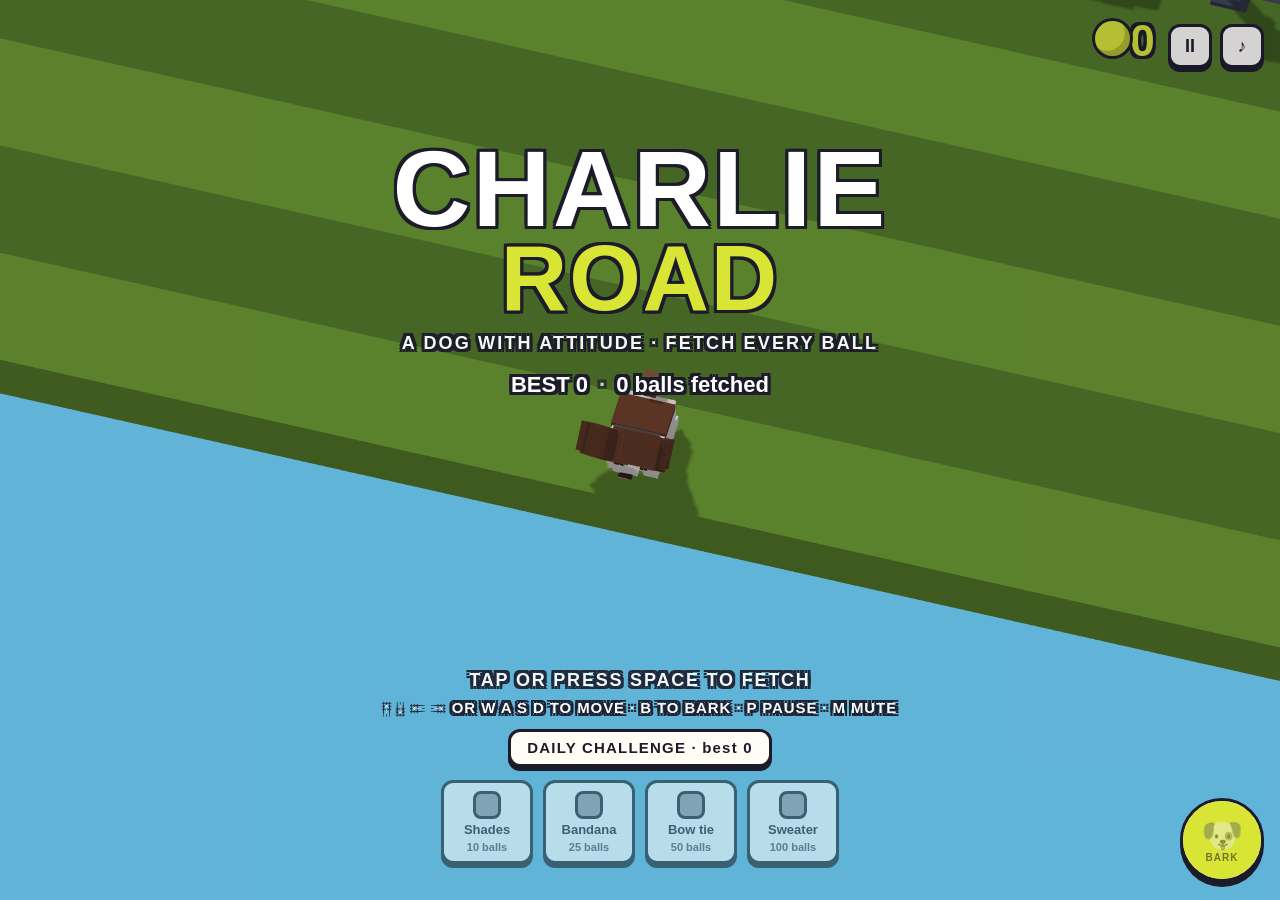
<file: index.html>
<!DOCTYPE html>
<html lang="en">
<head>
  <meta charset="UTF-8">
  <meta name="viewport" content="width=device-width, initial-scale=1.0, viewport-fit=cover, user-scalable=no">
  <meta name="theme-color" content="#72d8ff">
  <title>Charlie Road</title>
  <link rel="stylesheet" href="./styles.css">
  <script type="importmap">
    { "imports": { "three": "./vendor/three.module.js" } }
  </script>
</head>
<body>
  <canvas id="game"></canvas>
  <div id="ui"></div>
  <script type="module" src="./src/main.js"></script>
</body>
</html>
</file>
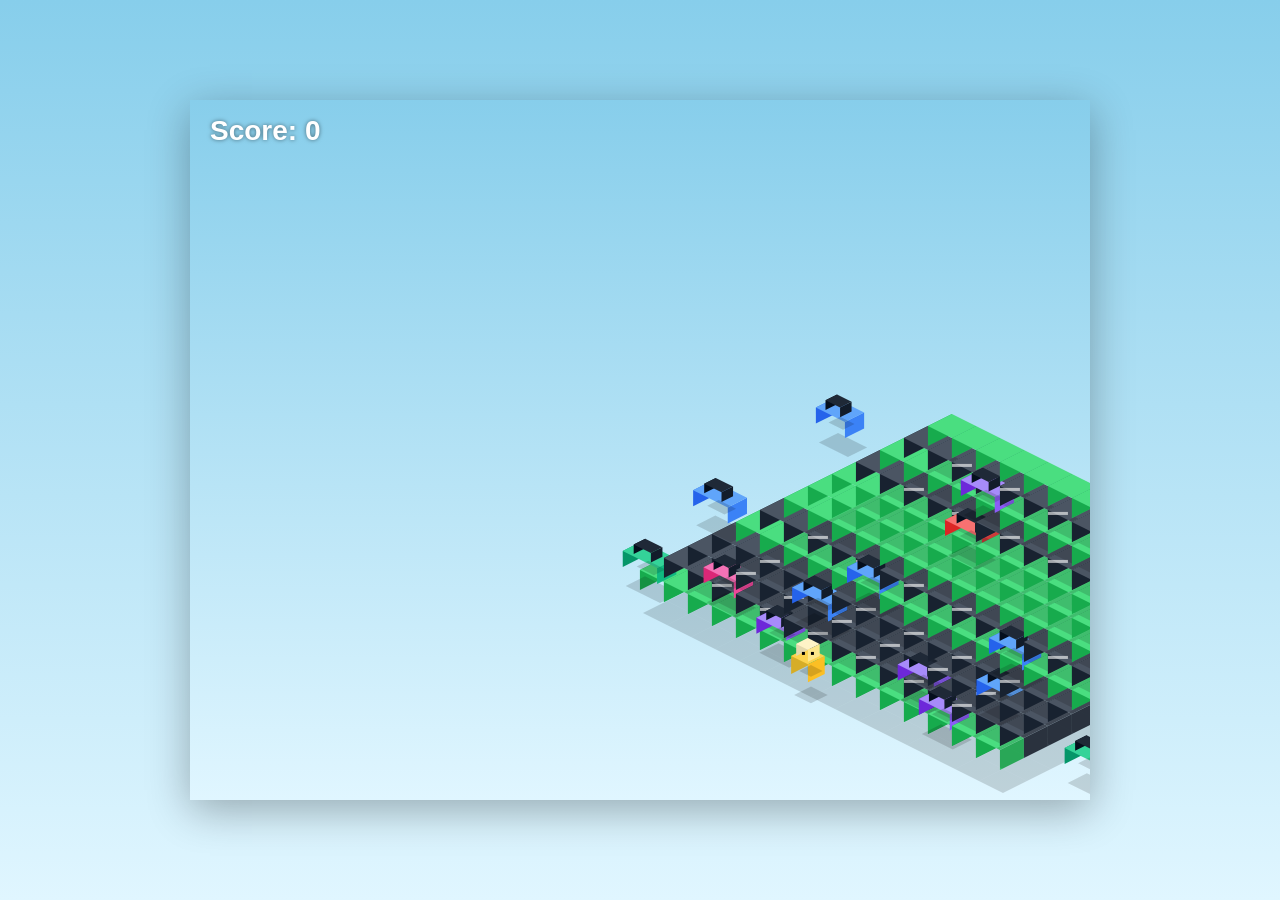
<file: v1/index.html>
<!DOCTYPE html>
<html lang="en">
<head>
  <meta charset="UTF-8">
  <meta name="viewport" content="width=device-width, initial-scale=1.0">
  <title>Crossy Road</title>
  <style>
    body {
      margin: 0;
      padding: 0;
      background: linear-gradient(to bottom, #87CEEB 0%, #E0F6FF 100%);
      display: flex;
      justify-content: center;
      align-items: center;
      min-height: 100vh;
      font-family: Arial, sans-serif;
      overflow: hidden;
    }
    canvas {
      box-shadow: 0 10px 40px rgba(0,0,0,0.3);
      display: block;
    }
  </style>
</head>
<body>
  <canvas id="game"></canvas>
  
  <script>
    // ========== Constants ==========
    const COLS = 15;
    const TILE_W = 48;
    const TILE_H = 24;
    const TILE_DEPTH = 20;
    const CANVAS_W = 900;
    const CANVAS_H = 700;
    const PLAYER_START_COL = Math.floor(COLS / 2);
    const LOOKAHEAD = 12;
    
    // Isometric projection
    function isoX(col, row) {
      return (col + row) * TILE_W / 2;
    }
    
    function isoY(col, row) {
      return (col - row) * TILE_H / 2;
    }

    // Vehicle colors
    const VEHICLE_COLORS = [
      { body: '#8B5CF6', dark: '#6D28D9', light: '#A78BFA', window: '#1F2937' },
      { body: '#10B981', dark: '#059669', light: '#34D399', window: '#1F2937' },
      { body: '#F59E0B', dark: '#D97706', light: '#FBBF24', window: '#1F2937' },
      { body: '#EF4444', dark: '#DC2626', light: '#F87171', window: '#1F2937' },
      { body: '#3B82F6', dark: '#2563EB', light: '#60A5FA', window: '#1F2937' },
      { body: '#EC4899', dark: '#DB2777', light: '#F472B6', window: '#1F2937' }
    ];

    // ========== State ==========
    const state = {
      playerCol: PLAYER_START_COL,
      playerRow: 0,
      maxRow: 0,
      score: 0,
      rows: [],
      lastTime: 0,
      gameOver: false,
      pendingMove: null,
      cameraX: 0,
      cameraY: 0
    };

    // ========== Canvas Setup ==========
    const canvas = document.getElementById('game');
    const ctx = canvas.getContext('2d');
    canvas.width = CANVAS_W;
    canvas.height = CANVAS_H;

    // ========== World Generation ==========
    function generateRow(rowIndex) {
      if (rowIndex === 0) {
        state.rows.push({
          type: 'safe',
          baseColor: '#4ADE80'
        });
        return;
      }

      let trafficCount = 0;
      for (let i = state.rows.length - 1; i >= 0; i--) {
        if (state.rows[i].type === 'traffic') {
          trafficCount++;
        } else {
          break;
        }
      }

      const forceSafe = trafficCount >= 3;
      const isTraffic = forceSafe ? false : Math.random() < 0.5;

      if (isTraffic) {
        const direction = Math.random() < 0.5 ? 1 : -1;
        const speed = 1 + Math.random() * 2;
        const vehicles = [];

        const minGap = 4;
        let col = Math.random() * minGap - 2;
        while (col < COLS + 4) {
          const colorScheme = VEHICLE_COLORS[Math.floor(Math.random() * VEHICLE_COLORS.length)];
          const size = 1.2 + Math.random() * 0.4;
          vehicles.push({ col, size, colors: colorScheme });
          col += size + minGap + Math.random() * 3;
        }

        state.rows.push({
          type: 'traffic',
          baseColor: '#4B5563',
          direction,
          speed,
          vehicles
        });
      } else {
        state.rows.push({
          type: 'safe',
          baseColor: '#4ADE80'
        });
      }
    }

    function ensureRowsAhead() {
      const target = state.playerRow + LOOKAHEAD;
      while (state.rows.length <= target) {
        generateRow(state.rows.length);
      }
    }

    // ========== Input Handling ==========
    const KEYS = {
      ArrowUp: { dr: 1, dc: 0 }, w: { dr: 1, dc: 0 }, W: { dr: 1, dc: 0 },
      ArrowDown: { dr: -1, dc: 0 }, s: { dr: -1, dc: 0 }, S: { dr: -1, dc: 0 },
      ArrowLeft: { dr: 0, dc: -1 }, a: { dr: 0, dc: -1 }, A: { dr: 0, dc: -1 },
      ArrowRight: { dr: 0, dc: 1 }, d: { dr: 0, dc: 1 }, D: { dr: 0, dc: 1 }
    };

    document.addEventListener('keydown', e => {
      if (state.gameOver && (e.key === 'r' || e.key === 'R' || e.key === 'Enter')) {
        resetGame();
        return;
      }
      
      if (KEYS[e.key]) {
        e.preventDefault();
        if (!state.gameOver) {
          state.pendingMove = KEYS[e.key];
        }
      }
    });

    canvas.addEventListener('click', () => {
      if (state.gameOver) resetGame();
    });

    // ========== Player Movement ==========
    function handleInput() {
      if (state.gameOver || !state.pendingMove) return;
      
      const { dr, dc } = state.pendingMove;
      state.pendingMove = null;

      const newRow = state.playerRow + dr;
      const newCol = state.playerCol + dc;

      if (newCol < 0 || newCol >= COLS) return;
      if (newRow < 0) return;

      state.playerRow = newRow;
      state.playerCol = newCol;
      updateScore();
    }

    function updateScore() {
      if (state.playerRow > state.maxRow) {
        state.maxRow = state.playerRow;
        state.score = state.maxRow;
      }
    }

    // ========== Vehicle Movement ==========
    function moveVehicles(dt) {
      const dtSec = dt / 1000;
      for (const row of state.rows) {
        if (row.type !== 'traffic') continue;
        const dcol = row.direction * row.speed * dtSec;
        for (const v of row.vehicles) {
          v.col += dcol;
          const wrapWidth = COLS + 8;
          if (v.col > COLS + 4) v.col -= wrapWidth;
          if (v.col < -4) v.col += wrapWidth;
        }
      }
    }

    // ========== Collision Detection ==========
    function checkCollision() {
      const row = state.rows[state.playerRow];
      if (!row || row.type === 'safe') return;

      for (const v of row.vehicles) {
        const dist = Math.abs(v.col - state.playerCol);
        if (dist < v.size * 0.6) {
          state.gameOver = true;
          return;
        }
      }
    }

    // ========== Isometric Rendering ==========
    
    function drawIsoCube(col, row, width, depth, height, topColor, leftColor, rightColor, screenX, screenY) {
      const x = isoX(col, row) + screenX;
      const y = screenY + isoY(col, row);
      
      const x2 = isoX(col + width, row) + screenX;
      const y2 = screenY + isoY(col + width, row);
      
      const x3 = isoX(col + width, row + depth) + screenX;
      const y3 = screenY + isoY(col + width, row + depth);
      
      const x4 = isoX(col, row + depth) + screenX;
      const y4 = screenY + isoY(col, row + depth);
      
      // Shadow
      ctx.fillStyle = 'rgba(0, 0, 0, 0.15)';
      ctx.beginPath();
      ctx.moveTo(x + 3, y + height + 3);
      ctx.lineTo(x2 + 3, y2 + height + 3);
      ctx.lineTo(x3 + 3, y3 + height + 3);
      ctx.lineTo(x4 + 3, y4 + height + 3);
      ctx.closePath();
      ctx.fill();
      
      // Left face
      ctx.fillStyle = leftColor;
      ctx.beginPath();
      ctx.moveTo(x, y);
      ctx.lineTo(x4, y4);
      ctx.lineTo(x4, y4 - height);
      ctx.lineTo(x, y - height);
      ctx.closePath();
      ctx.fill();
      
      // Right face
      ctx.fillStyle = rightColor;
      ctx.beginPath();
      ctx.moveTo(x2, y2);
      ctx.lineTo(x3, y3);
      ctx.lineTo(x3, y3 - height);
      ctx.lineTo(x2, y2 - height);
      ctx.closePath();
      ctx.fill();
      
      // Top face
      ctx.fillStyle = topColor;
      ctx.beginPath();
      ctx.moveTo(x, y - height);
      ctx.lineTo(x2, y2 - height);
      ctx.lineTo(x3, y3 - height);
      ctx.lineTo(x4, y4 - height);
      ctx.closePath();
      ctx.fill();
    }

    function darken(color, percent) {
      const num = parseInt(color.replace('#', ''), 16);
      const amt = Math.round(2.55 * percent);
      const R = Math.max(0, (num >> 16) - amt);
      const G = Math.max(0, ((num >> 8) & 0x00FF) - amt);
      const B = Math.max(0, (num & 0x0000FF) - amt);
      return '#' + (0x1000000 + R * 0x10000 + G * 0x100 + B).toString(16).slice(1);
    }

    function drawVehicleIso(col, row, size, colors, screenX, screenY) {
      const width = size;
      const depth = 0.8;
      const height = TILE_DEPTH * 0.8;
      
      // Main body
      drawIsoCube(col, row - depth/2, width, depth, height, 
                  colors.light, colors.dark, colors.body, screenX, screenY);
      
      // Cabin/windows
      const cabinW = size * 0.5;
      const cabinCol = col + size * 0.25;
      const cabinHeight = height * 0.6;
      drawIsoCube(cabinCol, row - depth/2 + 0.1, cabinW, depth * 0.6, cabinHeight,
                  colors.window, darken(colors.window, 10), darken(colors.window, 5), 
                  screenX, screenY - height);
    }

    function drawPlayerIso(col, row, screenX, screenY) {
      const size = 0.7;
      const bodyH = TILE_DEPTH * 0.9;
      const headH = TILE_DEPTH * 0.6;
      
      // Body
      drawIsoCube(col - size/2, row - size/2, size, size, bodyH,
                  '#FCD34D', darken('#FCD34D', 15), '#FBBF24', screenX, screenY);
      
      // Head
      const headSize = size * 0.7;
      const headCol = col - headSize/2;
      drawIsoCube(headCol, row - headSize/2, headSize, headSize, headH,
                  '#FEF3C7', darken('#FEF3C7', 10), '#FDE68A', screenX, screenY - bodyH);
      
      // Eyes
      const eyeX = isoX(col, row) + screenX;
      const eyeY = screenY + isoY(col, row) - bodyH - headH + 8;
      ctx.fillStyle = '#000000';
      ctx.fillRect(eyeX - 6, eyeY, 3, 3);
      ctx.fillRect(eyeX + 3, eyeY, 3, 3);
    }

    function draw() {
      // Sky gradient
      const gradient = ctx.createLinearGradient(0, 0, 0, CANVAS_H);
      gradient.addColorStop(0, '#87CEEB');
      gradient.addColorStop(1, '#E0F6FF');
      ctx.fillStyle = gradient;
      ctx.fillRect(0, 0, CANVAS_W, CANVAS_H);
      
      // Camera centers on player - adjusted to properly center both X and Y
      const centerCol = PLAYER_START_COL;  // Center column for the board
      const centerRow = 0;  // Center row reference
      
      const targetCameraX = CANVAS_W / 2 - isoX(state.playerCol, state.playerRow) + isoX(centerCol, centerRow);
      const targetCameraY = CANVAS_H * 0.7 - isoY(state.playerCol, state.playerRow) + isoY(centerCol, centerRow);
      
      state.cameraX += (targetCameraX - state.cameraX) * 0.15;
      state.cameraY += (targetCameraY - state.cameraY) * 0.15;
      
      // Collect all drawable objects - FIX: proper depth sorting
      const drawables = [];
      
      // Add rows and their contents
      for (let r = 0; r < state.rows.length; r++) {
        const row = state.rows[r];
        
        // Each tile in the row
        for (let c = 0; c < COLS; c++) {
          const baseColor = row.baseColor;
          // Sort key: col + row gives proper back-to-front order
          const sortKey = c + r;
          
          drawables.push({
            sortKey,
            draw: () => {
              drawIsoCube(c, r, 1, 1, TILE_DEPTH,
                         baseColor, darken(baseColor, 20), darken(baseColor, 10),
                         state.cameraX, state.cameraY);
            }
          });
        }
        
        // Road markings (draw after row tiles)
        if (row.type === 'traffic') {
          for (let c = 2; c < COLS - 2; c += 2) {
            const sortKey = c + r + 0.1;  // Slightly after the tile
            drawables.push({
              sortKey,
              draw: () => {
                ctx.fillStyle = 'rgba(255, 255, 255, 0.6)';
                const x = isoX(c, r) + state.cameraX;
                const y = state.cameraY + isoY(c, r) - TILE_DEPTH + 2;
                ctx.fillRect(x, y, 20, 3);
              }
            });
          }
        }
        
        // Add vehicles from this row
        if (row.type === 'traffic') {
          for (const v of row.vehicles) {
            const sortKey = v.col + r + 0.5;  // Vehicles sort by their position
            drawables.push({
              sortKey,
              draw: () => drawVehicleIso(v.col, r, v.size, v.colors, state.cameraX, state.cameraY)
            });
          }
        }
      }
      
      // Add player
      const playerSortKey = state.playerCol + state.playerRow + 0.5;
      drawables.push({
        sortKey: playerSortKey,
        draw: () => drawPlayerIso(state.playerCol, state.playerRow, state.cameraX, state.cameraY)
      });
      
      // Sort back to front and draw
      drawables.sort((a, b) => a.sortKey - b.sortKey);
      for (const obj of drawables) {
        obj.draw();
      }
      
      // HUD
      ctx.shadowColor = 'rgba(0, 0, 0, 0.5)';
      ctx.shadowBlur = 4;
      ctx.fillStyle = '#FFFFFF';
      ctx.font = 'bold 28px Arial';
      ctx.fillText(`Score: ${state.score}`, 20, 40);
      ctx.shadowBlur = 0;

      if (state.gameOver) {
        drawGameOverOverlay();
      }
    }

    function drawGameOverOverlay() {
      ctx.fillStyle = 'rgba(0, 0, 0, 0.75)';
      ctx.fillRect(0, 0, CANVAS_W, CANVAS_H);

      ctx.shadowColor = 'rgba(0, 0, 0, 0.8)';
      ctx.shadowBlur = 10;
      ctx.fillStyle = '#FFFFFF';
      ctx.font = 'bold 64px Arial';
      ctx.textAlign = 'center';
      ctx.fillText('GAME OVER', CANVAS_W / 2, CANVAS_H / 2 - 50);

      ctx.font = 'bold 42px Arial';
      ctx.fillStyle = '#FCD34D';
      ctx.fillText(`Score: ${state.score}`, CANVAS_W / 2, CANVAS_H / 2 + 20);

      ctx.font = '24px Arial';
      ctx.fillStyle = '#FFFFFF';
      ctx.fillText('Press R or Click to Restart', CANVAS_W / 2, CANVAS_H / 2 + 80);

      ctx.shadowBlur = 0;
      ctx.textAlign = 'left';
    }

    // ========== Reset ==========
    function resetGame() {
      state.playerCol = PLAYER_START_COL;
      state.playerRow = 0;
      state.maxRow = 0;
      state.score = 0;
      state.rows = [];
      state.lastTime = 0;
      state.gameOver = false;
      state.pendingMove = null;
      state.cameraX = 0;
      state.cameraY = 0;
      ensureRowsAhead();
    }

    // ========== Game Loop ==========
    function tick(timestamp) {
      let dt = timestamp - state.lastTime;
      if (dt > 100) dt = 100;
      state.lastTime = timestamp;

      ensureRowsAhead();
      handleInput();
      
      if (!state.gameOver) {
        moveVehicles(dt);
        checkCollision();
      }
      
      draw();
      requestAnimationFrame(tick);
    }

    // ========== Initialization ==========
    ensureRowsAhead();
    requestAnimationFrame(tick);
  </script>
</body>
</html>
</file>
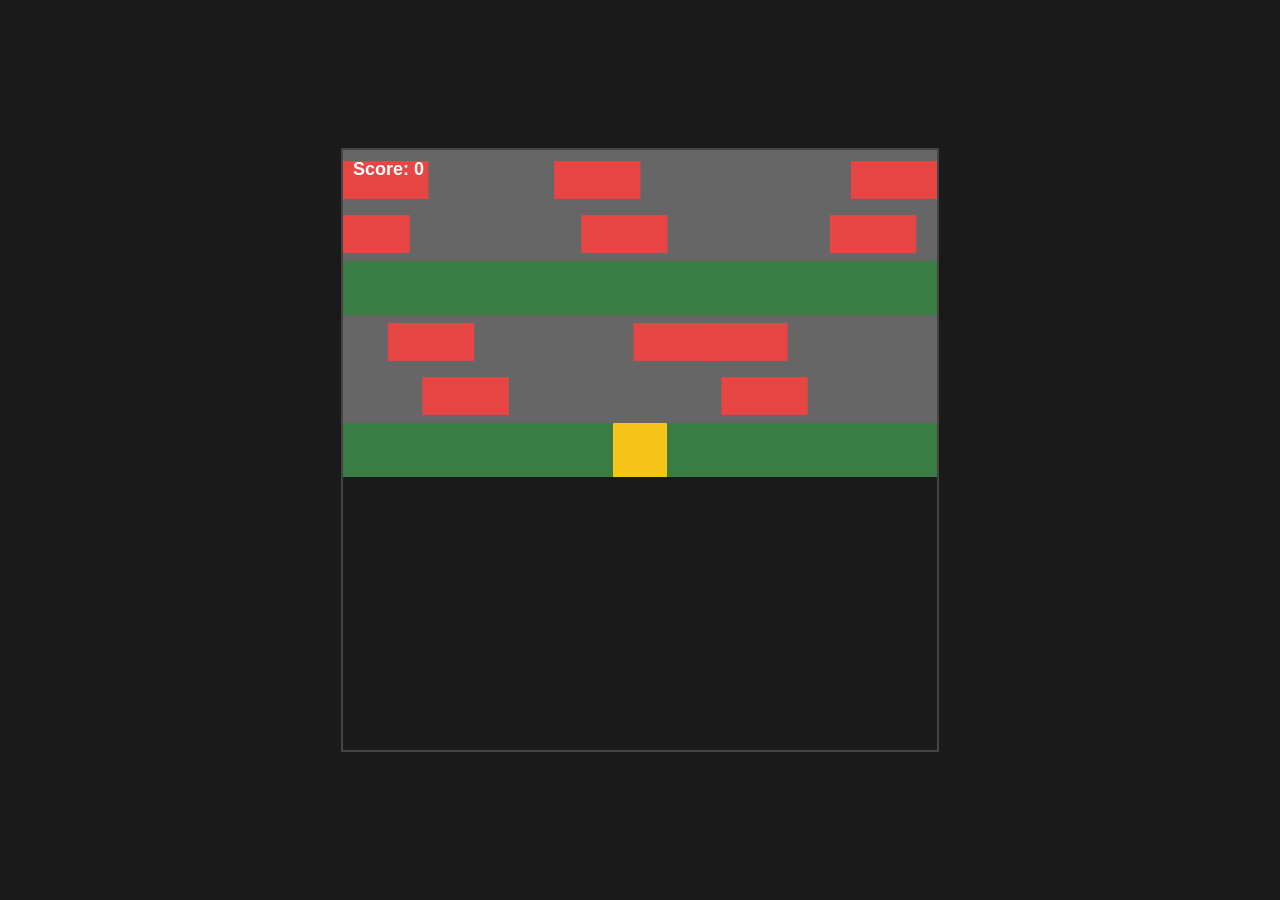
<file: index.backup.html>
<!DOCTYPE html>
<html lang="en">
<head>
  <meta charset="UTF-8">
  <meta name="viewport" content="width=device-width, initial-scale=1.0">
  <title>Crossy Road</title>
  <style>
    body {
      margin: 0;
      padding: 0;
      background-color: #1a1a1a;
      display: flex;
      justify-content: center;
      align-items: center;
      min-height: 100vh;
      font-family: Arial, sans-serif;
    }
    canvas {
      border: 2px solid #444;
      display: block;
    }
  </style>
</head>
<body>
  <canvas id="game"></canvas>
  
  <script>
    // ========== Constants ==========
    const COLS = 11;
    const TILE = 54;
    const CANVAS_W = COLS * TILE;  // 594
    const CANVAS_H = 600;
    const PLAYER_START_COL = Math.floor(COLS / 2);  // 5
    const VEHICLE_W = TILE * 1.6;
    const VEHICLE_H = TILE * 0.7;
    const LOOKAHEAD = 10;
    const GENERATE_TRIGGER = 5;

    // Colors
    const COLOR_SAFE = '#3a7d44';
    const COLOR_TRAFFIC = '#666666';
    const COLOR_PLAYER = '#f5c518';
    const COLOR_VEHICLE = '#e84545';

    // ========== State ==========
    const state = {
      playerCol: PLAYER_START_COL,
      playerRow: 0,
      maxRow: 0,
      score: 0,
      rows: [],
      lastTime: 0,
      gameOver: false,
      pendingMove: null
    };

    // ========== Canvas Setup ==========
    const canvas = document.getElementById('game');
    const ctx = canvas.getContext('2d');
    canvas.width = CANVAS_W;
    canvas.height = CANVAS_H;

    // ========== World Generation ==========
    function generateRow(rowIndex) {
      // Row 0 is always safe
      if (rowIndex === 0) {
        state.rows.push({
          type: 'safe',
          color: COLOR_SAFE
        });
        return;
      }

      // Count consecutive traffic rows at the end
      let trafficCount = 0;
      for (let i = state.rows.length - 1; i >= 0; i--) {
        if (state.rows[i].type === 'traffic') {
          trafficCount++;
        } else {
          break;
        }
      }

      // Force safe if we already have 3 consecutive traffic rows
      const forceSafe = trafficCount >= 3;
      const isTraffic = forceSafe ? false : Math.random() < 0.7;

      if (isTraffic) {
        // Generate traffic row
        const direction = Math.random() < 0.5 ? 1 : -1;
        const speed = 2 + Math.random() * 6;  // [2, 8]
        const vehicles = [];

        const minGap = VEHICLE_W + 2 * TILE;
        let x = Math.random() * minGap;
        while (x < CANVAS_W + VEHICLE_W * 2) {
          vehicles.push({ x });
          x += minGap + Math.random() * TILE * 2;
        }

        state.rows.push({
          type: 'traffic',
          color: COLOR_TRAFFIC,
          direction,
          speed,
          vehicles
        });
      } else {
        // Generate safe row
        state.rows.push({
          type: 'safe',
          color: COLOR_SAFE
        });
      }
    }

    function ensureRowsAhead() {
      const target = state.playerRow + LOOKAHEAD;
      while (state.rows.length <= target) {
        generateRow(state.rows.length);
      }
    }

    // ========== Input Handling ==========
    const KEYS = {
      ArrowUp: { dr: 1, dc: 0 },
      w: { dr: 1, dc: 0 },
      W: { dr: 1, dc: 0 },
      ArrowDown: { dr: -1, dc: 0 },
      s: { dr: -1, dc: 0 },
      S: { dr: -1, dc: 0 },
      ArrowLeft: { dr: 0, dc: -1 },
      a: { dr: 0, dc: -1 },
      A: { dr: 0, dc: -1 },
      ArrowRight: { dr: 0, dc: 1 },
      d: { dr: 0, dc: 1 },
      D: { dr: 0, dc: 1 }
    };

    document.addEventListener('keydown', e => {
      if (state.gameOver && (e.key === 'r' || e.key === 'R' || e.key === 'Enter')) {
        resetGame();
        return;
      }
      
      if (KEYS[e.key]) {
        e.preventDefault();
        if (!state.gameOver) {
          state.pendingMove = KEYS[e.key];
        }
      }
    });

    canvas.addEventListener('click', () => {
      if (state.gameOver) {
        resetGame();
      }
    });

    // ========== Player Movement ==========
    function handleInput() {
      if (state.gameOver || !state.pendingMove) return;
      
      const { dr, dc } = state.pendingMove;
      state.pendingMove = null;

      const newRow = state.playerRow + dr;
      const newCol = state.playerCol + dc;

      // Clamp column
      if (newCol < 0 || newCol >= COLS) return;

      // Prevent moving behind camera bottom
      const cameraBottomRow = state.playerRow - Math.floor(CANVAS_H / TILE / 2);
      if (newRow < Math.max(0, cameraBottomRow)) return;

      state.playerRow = newRow;
      state.playerCol = newCol;
      updateScore();
    }

    function updateScore() {
      if (state.playerRow > state.maxRow) {
        state.maxRow = state.playerRow;
        state.score = state.maxRow;
      }
    }

    // ========== Camera ==========
    function cameraOffsetY() {
      const playerPixelY = (CANVAS_H / 2) - (TILE / 2);
      return playerPixelY + state.playerRow * TILE;
    }

    // ========== Vehicle Movement ==========
    function moveVehicles(dt) {
      const dtSec = dt / 1000;
      for (const row of state.rows) {
        if (row.type !== 'traffic') continue;
        const dx = row.direction * row.speed * TILE * dtSec;
        for (const v of row.vehicles) {
          v.x += dx;
          const wrapWidth = CANVAS_W + VEHICLE_W * 2;
          if (v.x > CANVAS_W + VEHICLE_W) v.x -= wrapWidth;
          if (v.x < -VEHICLE_W) v.x += wrapWidth;
        }
      }
    }

    // ========== Collision Detection ==========
    function checkCollision() {
      const row = state.rows[state.playerRow];
      if (!row || row.type === 'safe') return;

      const px = state.playerCol * TILE;
      for (const v of row.vehicles) {
        const overlapX = Math.max(0, Math.min(px + TILE, v.x + VEHICLE_W) - Math.max(px, v.x));
        const overlapY = Math.min(TILE, VEHICLE_H);
        const overlapArea = overlapX * overlapY;
        if (overlapArea > 0.5 * TILE * TILE) {
          state.gameOver = true;
          return;
        }
      }
    }

    // ========== Rendering ==========
    function draw() {
      ctx.clearRect(0, 0, CANVAS_W, CANVAS_H);
      const camY = cameraOffsetY();

      // Draw rows and vehicles
      for (let r = 0; r < state.rows.length; r++) {
        const row = state.rows[r];
        const rowY = camY - r * TILE;

        // Skip rows outside visible area
        if (rowY < -TILE || rowY > CANVAS_H) continue;

        // Draw row background
        ctx.fillStyle = row.color;
        ctx.fillRect(0, rowY, CANVAS_W, TILE);

        // Draw vehicles
        if (row.type === 'traffic') {
          ctx.fillStyle = COLOR_VEHICLE;
          for (const v of row.vehicles) {
            const vehicleY = rowY + (TILE - VEHICLE_H) / 2;
            ctx.fillRect(v.x, vehicleY, VEHICLE_W, VEHICLE_H);
          }
        }
      }

      // Draw player
      const playerY = camY - state.playerRow * TILE;
      ctx.fillStyle = COLOR_PLAYER;
      ctx.fillRect(state.playerCol * TILE, playerY, TILE, TILE);

      // Draw score HUD
      ctx.fillStyle = '#ffffff';
      ctx.font = 'bold 18px Arial';
      ctx.fillText(`Score: ${state.score}`, 10, 25);

      // Draw game over overlay
      if (state.gameOver) {
        drawGameOverOverlay();
      }
    }

    function drawGameOverOverlay() {
      // Semi-transparent background
      ctx.fillStyle = 'rgba(0, 0, 0, 0.6)';
      ctx.fillRect(0, 0, CANVAS_W, CANVAS_H);

      // Game Over text
      ctx.fillStyle = '#ffffff';
      ctx.font = 'bold 48px Arial';
      ctx.textAlign = 'center';
      ctx.fillText('GAME OVER', CANVAS_W / 2, CANVAS_H / 2 - 40);

      // Score text
      ctx.font = 'bold 32px Arial';
      ctx.fillText(`Score: ${state.score}`, CANVAS_W / 2, CANVAS_H / 2 + 20);

      // Restart text
      ctx.font = '20px Arial';
      ctx.fillText('[ R ] Restart', CANVAS_W / 2, CANVAS_H / 2 + 70);

      // Reset text align
      ctx.textAlign = 'left';
    }

    // ========== Reset ==========
    function resetGame() {
      state.playerCol = PLAYER_START_COL;
      state.playerRow = 0;
      state.maxRow = 0;
      state.score = 0;
      state.rows = [];
      state.lastTime = 0;
      state.gameOver = false;
      state.pendingMove = null;
      ensureRowsAhead();
    }

    // ========== Game Loop ==========
    function tick(timestamp) {
      let dt = timestamp - state.lastTime;
      if (dt > 100) dt = 100;
      state.lastTime = timestamp;

      ensureRowsAhead();
      handleInput();
      
      if (!state.gameOver) {
        moveVehicles(dt);
        checkCollision();
      }
      
      draw();
      requestAnimationFrame(tick);
    }

    // ========== Initialization ==========
    ensureRowsAhead();
    requestAnimationFrame(tick);
  </script>
</body>
</html>
</file>
<file: styles.css>
:root {
  --sky: #72d8ff;
  --ink: #1b1b2a;
  --paper: #fffdf6;
  --ball: #d9e534;
  --liver: #6e4026;
  --hud-font: "Arial Black", "Helvetica Neue", Arial, system-ui, sans-serif;
}

* { box-sizing: border-box; }

html, body {
  margin: 0;
  padding: 0;
  width: 100%;
  height: 100%;
  overflow: hidden;
  background: var(--sky);
  font-family: var(--hud-font);
  -webkit-user-select: none;
  user-select: none;
  -webkit-touch-callout: none;
  overscroll-behavior: none;
  touch-action: none;
}

#game {
  display: block;
  width: 100vw;
  height: 100vh;
  height: 100dvh;
  outline: none;
}

#ui {
  position: fixed;
  inset: 0;
  pointer-events: none;
  container-type: inline-size;
  padding: max(12px, env(safe-area-inset-top)) max(12px, env(safe-area-inset-right))
           max(12px, env(safe-area-inset-bottom)) max(12px, env(safe-area-inset-left));
}

/* ---- HUD -------------------------------------------------------------- */
.hud {
  position: absolute;
  top: max(14px, env(safe-area-inset-top));
  left: max(16px, env(safe-area-inset-left));
  color: #fff;
  text-shadow:
    -3px -3px 0 var(--ink), 3px -3px 0 var(--ink), -3px 3px 0 var(--ink), 3px 3px 0 var(--ink),
    0 -3px 0 var(--ink), 0 3px 0 var(--ink), -3px 0 0 var(--ink), 3px 0 0 var(--ink),
    0 6px 0 rgba(0, 0, 0, 0.35);
  letter-spacing: 0.04em;
  line-height: 1;
}
.hud .score { font-size: clamp(40px, 12cqi, 76px); font-weight: 900; }
.hud .best  { font-size: clamp(13px, 3.6cqi, 20px); font-weight: 900; margin-top: 8px; opacity: 0.95; }

.hud-right {
  position: absolute;
  top: max(14px, env(safe-area-inset-top));
  right: max(16px, env(safe-area-inset-right));
  color: var(--ball);
  font-size: clamp(24px, 7cqi, 44px);
  font-weight: 900;
  text-shadow:
    -3px -3px 0 var(--ink), 3px -3px 0 var(--ink), -3px 3px 0 var(--ink), 3px 3px 0 var(--ink),
    0 -3px 0 var(--ink), 0 3px 0 var(--ink), -3px 0 0 var(--ink), 3px 0 0 var(--ink);
  display: flex;
  align-items: center;
  gap: 0.3em;
}
.ball-icon {
  display: inline-block;
  width: 0.8em; height: 0.8em;
  border-radius: 50%;
  background: var(--ball);
  box-shadow: inset -0.12em -0.12em 0 rgba(0,0,0,0.18), 0 0 0 3px var(--ink);
  position: relative;
}

/* ---- Overlays ---------------------------------------------------------- */
.overlay[hidden], [hidden] { display: none !important; }
.overlay {
  position: absolute;
  inset: 0;
  display: flex;
  align-items: center;
  justify-content: center;
  background: rgba(20, 20, 40, 0.35);
  pointer-events: none;
}
.card {
  text-align: center;
  color: #fff;
  text-shadow:
    -3px -3px 0 var(--ink), 3px -3px 0 var(--ink), -3px 3px 0 var(--ink), 3px 3px 0 var(--ink),
    0 -3px 0 var(--ink), 0 3px 0 var(--ink), -3px 0 0 var(--ink), 3px 0 0 var(--ink);
  font-weight: 900;
  line-height: 1.05;
  max-width: 100%;
  padding: 0 16px;
  box-sizing: border-box;
}
.card-title { font-size: clamp(36px, 12cqi, 80px); }
.card-score { font-size: clamp(56px, 22cqi, 140px); margin-top: 0.1em; }
.card-best  { font-size: clamp(15px, 4.2cqi, 26px); margin-top: 0.4em; opacity: 0.95; }
.card-new   { font-size: clamp(20px, 6cqi, 40px); color: var(--ball); margin-top: 0.4em; animation: pop 0.6s ease-out infinite alternate; }
.card-hint  { font-size: clamp(12px, 3.2cqi, 18px); margin-top: 1.4em; opacity: 0.9; text-transform: uppercase; letter-spacing: 0.1em; }
@keyframes pop { from { transform: scale(1); } to { transform: scale(1.08); } }

/* ---- HUD buttons ------------------------------------------------------- */
.hud-buttons { display: flex; gap: 8px; margin-top: 10px; justify-content: flex-end; }
.hud-btn, .big-btn, .small-btn, .chip {
  pointer-events: auto;
  cursor: pointer;
  font-family: var(--hud-font);
  font-weight: 900;
  border: 3px solid var(--ink);
  border-radius: 12px;
  background: var(--paper);
  color: var(--ink);
  box-shadow: 0 4px 0 var(--ink);
  transform: translateY(0);
  transition: transform 0.06s, box-shadow 0.06s;
  -webkit-tap-highlight-color: transparent;
  touch-action: manipulation;
}
.hud-btn:active, .big-btn:active, .small-btn:active, .chip:active { transform: translateY(3px); box-shadow: 0 1px 0 var(--ink); }
.hud-btn { width: 44px; height: 44px; font-size: 18px; line-height: 1; text-shadow: none; }
.hud-btn.off { opacity: 0.6; }
.big-btn { font-size: clamp(18px, 5.5cqi, 30px); padding: 0.5em 1.4em; margin-top: 0.8em; text-shadow: none; }
.small-btn { font-size: clamp(12px, 3cqi, 15px); padding: 0.5em 1.1em; margin-top: 1.2em; text-shadow: none; letter-spacing: 0.08em; }

/* ---- Title: logo at the top, picker at the bottom, Charlie in the clear --- */
.title-overlay { flex-direction: column; justify-content: space-between; background: rgba(20, 20, 40, 0.18); }
.title-top { padding-top: clamp(96px, 12cqi, 140px); }
.title-bottom { padding-bottom: max(4vh, 20px); }
.title-bottom .picker { margin-top: 0.8em; }
.title-bottom .card-hint { margin-top: 0; }
.logo { display: flex; flex-direction: column; align-items: center; line-height: 0.9; }
.logo span { font-size: clamp(40px, 15.5cqi, 108px); letter-spacing: 0.02em; }
.logo .logo-road { color: var(--ball); font-size: clamp(34px, 13cqi, 92px); }
.tagline { font-size: clamp(11px, 3.1cqi, 18px); margin-top: 0.8em; text-transform: uppercase; letter-spacing: 0.12em; opacity: 0.95; }
.title-stats { font-size: clamp(13px, 3.8cqi, 22px); margin-top: 0.9em; }
.title-stats .dot { margin: 0 0.5em; opacity: 0.7; }
.pulse { animation: pulse 1.1s ease-in-out infinite alternate; }
@keyframes pulse { from { opacity: 0.55; } to { opacity: 1; } }

/* ---- Outfit picker -------------------------------------------------------- */
.picker { display: flex; flex-wrap: wrap; justify-content: center; gap: 10px; margin-top: 1.1em; }
.chip {
  display: flex; flex-direction: column; align-items: center; gap: 4px;
  width: 92px; padding: 8px 6px;
  font-size: 12px; text-shadow: none; line-height: 1.1;
}
.chip .swatch { width: 28px; height: 28px; border-radius: 8px; border: 3px solid var(--ink); }
.chip .chip-name { font-size: 13px; }
.chip .chip-cost { font-size: 11px; opacity: 0.75; }
.chip.on { background: var(--ball); }
.chip.on .chip-cost { opacity: 1; }
.chip.locked { opacity: 0.55; filter: grayscale(0.6); }
.chip.locked .swatch { background: #999 !important; }

.card-balls { font-size: clamp(15px, 4.5cqi, 28px); margin-top: 0.5em; color: var(--ball); display: flex; align-items: center; justify-content: center; gap: 0.35em; }
.ball-icon.small { width: 0.8em; height: 0.8em; }

/* ---- Bark button ------------------------------------------------------- */
.bark-btn {
  pointer-events: auto;
  position: absolute;
  right: max(16px, env(safe-area-inset-right));
  bottom: max(18px, env(safe-area-inset-bottom));
  width: clamp(64px, 18cqi, 84px);
  height: clamp(64px, 18cqi, 84px);
  border-radius: 50%;
  border: 3px solid var(--ink);
  background: var(--paper);
  box-shadow: 0 5px 0 var(--ink);
  overflow: hidden;
  display: flex; flex-direction: column; align-items: center; justify-content: center;
  cursor: pointer;
  -webkit-tap-highlight-color: transparent;
  touch-action: manipulation;
  transition: transform 0.06s, box-shadow 0.06s;
}
.bark-btn:active { transform: translateY(4px); box-shadow: 0 1px 0 var(--ink); }
.bark-btn .bark-fill { position: absolute; left: 0; right: 0; bottom: 0; height: 100%; background: var(--ball); transition: height 0.1s linear; }
.bark-btn .bark-face { position: relative; font-size: clamp(26px, 7cqi, 34px); line-height: 1; filter: grayscale(1) opacity(0.45); }
.bark-btn .bark-label { position: relative; font-size: 10px; font-weight: 900; letter-spacing: 0.1em; color: var(--ink); opacity: 0.55; }
.bark-btn.ready .bark-face { filter: none; animation: wag 0.6s ease-in-out infinite alternate; }
.bark-btn.ready .bark-label { opacity: 1; }
@keyframes wag { from { transform: rotate(-8deg); } to { transform: rotate(8deg); } }

/* ---- Controls line, first-run hint, toast, combo ------------------------- */
.controls { font-size: clamp(11px, 3cqi, 15px); margin-top: 0.7em; opacity: 0.95; letter-spacing: 0.06em; text-transform: uppercase; }
.hint-bar {
  position: absolute; left: 50%; bottom: max(24px, env(safe-area-inset-bottom));
  transform: translateX(-50%);
  max-width: calc(100% - 140px);
  padding: 8px 14px;
  border-radius: 999px;
  background: rgba(27, 27, 42, 0.72);
  color: #fff;
  font-size: clamp(11px, 3cqi, 14px);
  font-weight: 900;
  letter-spacing: 0.06em;
  text-transform: uppercase;
  text-align: center;
  white-space: nowrap;
  overflow: hidden;
  text-overflow: ellipsis;
}
.toast {
  position: absolute; left: 50%; top: 30%;
  transform: translate(-50%, -50%) scale(0.6);
  text-align: center;
  color: #fff;
  font-weight: 900;
  text-shadow:
    -3px -3px 0 var(--ink), 3px -3px 0 var(--ink), -3px 3px 0 var(--ink), 3px 3px 0 var(--ink),
    0 -3px 0 var(--ink), 0 3px 0 var(--ink), -3px 0 0 var(--ink), 3px 0 0 var(--ink);
  opacity: 0;
}
.toast.in { animation: toast-in 1.8s cubic-bezier(0.2, 1.4, 0.4, 1) forwards; }
.toast-title { font-size: clamp(30px, 11cqi, 72px); color: var(--ball); line-height: 1; }
.toast-sub { font-size: clamp(14px, 4cqi, 24px); margin-top: 0.3em; }
@keyframes toast-in {
  0%   { opacity: 0; transform: translate(-50%, -50%) scale(0.5); }
  12%  { opacity: 1; transform: translate(-50%, -50%) scale(1.08); }
  20%  { transform: translate(-50%, -50%) scale(1); }
  80%  { opacity: 1; transform: translate(-50%, -50%) scale(1); }
  100% { opacity: 0; transform: translate(-50%, -62%) scale(1); }
}
.combo {
  position: absolute; left: max(16px, env(safe-area-inset-left)); top: calc(max(14px, env(safe-area-inset-top)) + clamp(64px, 18cqi, 110px));
  color: var(--ball);
  font-size: clamp(18px, 5.5cqi, 34px);
  font-weight: 900;
  text-shadow:
    -3px -3px 0 var(--ink), 3px -3px 0 var(--ink), -3px 3px 0 var(--ink), 3px 3px 0 var(--ink),
    0 -3px 0 var(--ink), 0 3px 0 var(--ink), -3px 0 0 var(--ink), 3px 0 0 var(--ink);
}
.combo.in { animation: combo-in 1.4s ease-out forwards; }
@keyframes combo-in { 0% { transform: scale(0.6); opacity: 0; } 15% { transform: scale(1.15); opacity: 1; } 30% { transform: scale(1); } 85% { opacity: 1; } 100% { opacity: 0; } }

/* ---- Daily challenge and the card ----------------------------------------- */
.daily-tag { display: inline-block; margin-top: 8px; padding: 2px 8px; border-radius: 999px; background: var(--ball); color: var(--ink); font-size: clamp(11px, 3cqi, 14px); font-weight: 900; letter-spacing: 0.1em; text-shadow: none; }
.title-actions { margin-top: 0.8em; }
.daily-btn { margin-top: 0; }
.go-actions { display: flex; gap: 10px; justify-content: center; margin-top: 1.2em; }
.go-actions .small-btn { margin-top: 0; }
#cardview { background: rgba(20, 20, 40, 0.6); z-index: 20; }
.card-frame { pointer-events: auto; display: flex; flex-direction: column; align-items: center; gap: 12px; max-width: min(92cqi, 420px); }
.card-frame img { width: 100%; height: auto; border-radius: 18px; box-shadow: 0 14px 40px rgba(0,0,0,0.45); }
.card-actions { display: flex; gap: 10px; }
.card-actions .small-btn { margin-top: 0; text-decoration: none; display: inline-block; }

@container (max-width: 480px) {
  .chip { width: 76px; }
  .hud-btn { width: 40px; height: 40px; }
  .picker { gap: 8px; }
}

#debug {
  position: fixed;
  left: 8px;
  bottom: 8px;
  padding: 4px 8px;
  font: 12px/1.4 ui-monospace, Menlo, monospace;
  color: #fff;
  background: rgba(0, 0, 0, 0.55);
  border-radius: 4px;
  pointer-events: none;
  z-index: 50;
}
</file>
